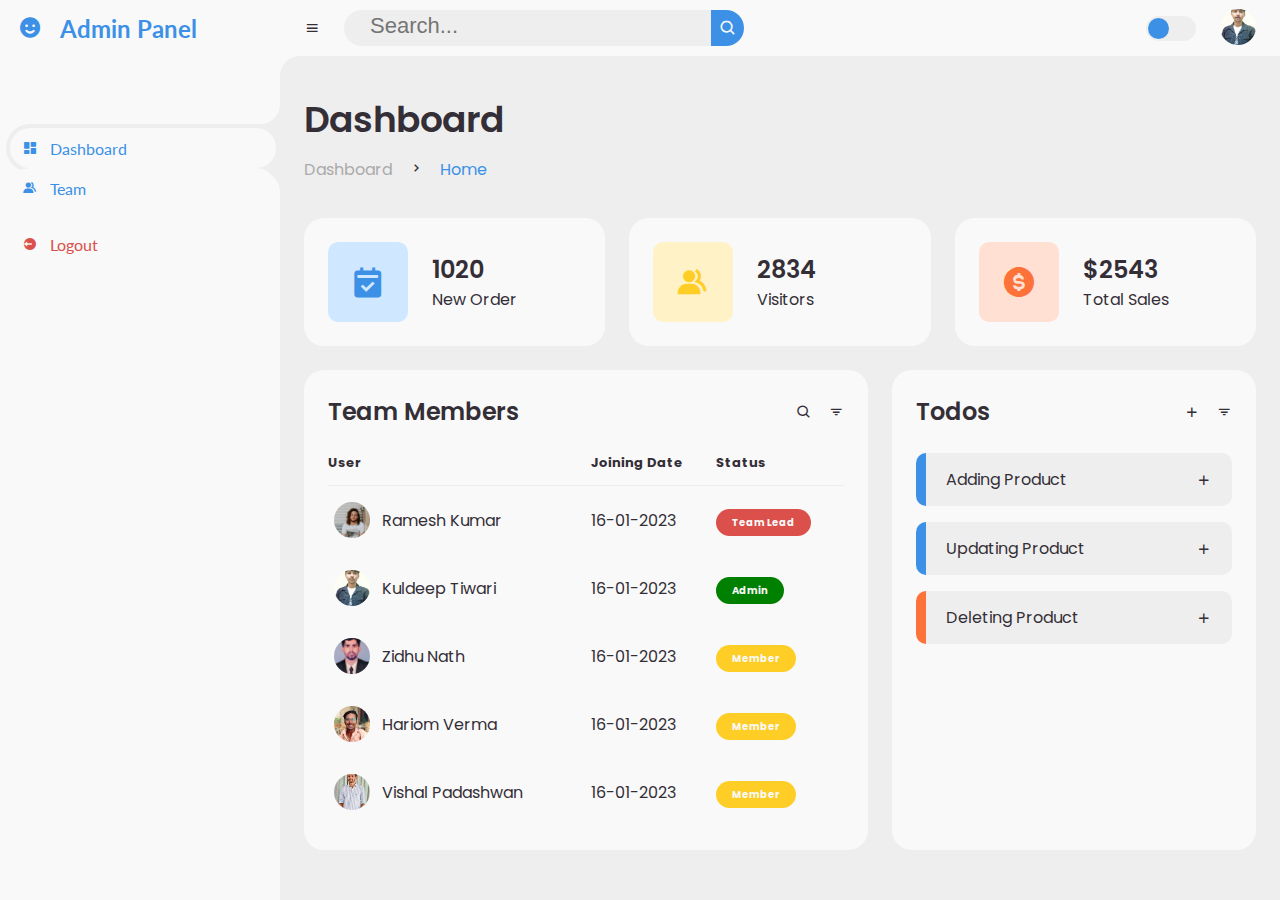
<file: admin_p.html>
<!DOCTYPE html>
<html lang="en">
<head>
	<meta charset="UTF-8">
	<meta name="viewport" content="width=device-width, initial-scale=1.0">

	<!-- Boxicons -->
	<link href='https://unpkg.com/boxicons@2.0.9/css/boxicons.min.css' rel='stylesheet'>
	<!-- My CSS -->
	<link rel="stylesheet" href="admin_p.css">

	<title>AdminHub</title>
</head>
<body>


	<!-- SIDEBAR -->
	<section id="sidebar">
		<a href="#" class="brand">
			<i class='bx bxs-smile'></i>
			<span class="text">Admin Panel</span>
		</a>
		<ul class="side-menu top">
			<li class="active">
				<a href="admin_p.html">
					<i class='bx bxs-dashboard' ></i>
					<span class="text">Dashboard</span>
				</a>
				<a href="#">
					<i class='bx bxs-group' ></i>
					<span class="text">Team</span>
				</a>
			</li>
		</ul>
		<ul class="side-menu">
			<li>
				<a href="sign_in.html" class="logout">
					<i class='bx bxs-log-out-circle' ></i>
					<span class="text">Logout</span>
				</a>
			</li>
		</ul>
	</section>
	<!-- SIDEBAR -->



	<!-- CONTENT -->
	<section id="content">
		<!-- NAVBAR -->
		<nav>
			<i class='bx bx-menu' ></i>
			<form action="#">
				<div class="form-input">
					<input type="search" placeholder="Search...">
					<button type="submit" class="search-btn"><i class='bx bx-search'></i></button>
				</div>
			</form>
			<input type="checkbox" id="switch-mode" hidden>
			<label for="switch-mode" class="switch-mode"></label>
			<a href="#" class="profile">
				<img src="img/Picsart_23-01-09_09-28-40-946.jpg">
			</a>
		</nav>
		<!-- NAVBAR -->

		<!-- MAIN -->
		<main>
			<div class="head-title">
				<div class="left">
					<h1 id="crud">Dashboard</h1>
					<ul class="breadcrumb">
						<li>
							<a href="#">Dashboard</a>
						</li>
						<li><i class='bx bx-chevron-right' ></i></li>
						<li>
							<a class="active" href="#" id="cr">Home</a>
						</li>
					</ul>
				</div>
			</div>
			<div id="container" class="child">
                <main>
                    <h2>Product Management
                    </h2>
                    <form id="form" method="post">
                             <div class="form-group">
                                <label for="fname">Created at:</label>
                                <br>
                                <input type="text" name="fname" id="created" placeholder="Created at" required>
                            </div>
                            <div class="form-group">
                                <label for="fname">Image:</label>
                                <br>
                                <input type="text" name="fname" id="image" placeholder="Image" required>
                            </div>
                            <div class="form-group">
                                <label for="fname">Name:</label>
                                <br>
                                <input type="text" name="fname" id="name" placeholder="Name" required>
                            </div>
                            <div class="form-group">
                                <label for="fname">Processor:</label>
                                <br>
                                <input type="text" name="lname" id="processor" placeholder="Processor" required>
                            </div>
                        <div class="form-group">
                            <label for="fname">Temp:</label>
                                <br>
                            <input type="text" name="email" id="temp" placeholder="Temp" required>
                        </div>
                        <div class="form-group">
                            <label for="fname">RAM:</label>
                                <br>
                            <input type="text" name="pwd" id="ram" placeholder="Ram" required>
                        </div>
                        <div class="form-group">
                            <label for="fname">Storage:</label>
                                <br>
                            <input type="text" name="pwd1" id="storage" placeholder="Storage" required>
                        </div>
                        <div class="form-group">
                            <label for="fname">Price:</label>
                                <br>
                            <input type="number" name="pwd1" id="price" placeholder="Price" required>
                        </div>
                        <div class="form-group">
                            <label for="fname">ID:</label>
                                <br>
                            <input type="number" name="pwd1" id="id" placeholder="ID" required>
                        </div>
                        <div class="form-group">
                            <label for="fname">Brand:</label>
                                <br>
                            <input type="text" name="pwd1" id="brand" placeholder="Brand" required>
                        </div>
                         
                        <div class="form-group">
                            <button type="submit">Add Product</button>
                        </div>
                    </form>
                </main>
            </div>
			<div id="container1" class="child">
				<h2>Product Management
				</h2>
				<form id="form1">
						 <div class="form-group">
							<label for="fname">ID:</label>
							<br>
							<input type="number" name="fname" id="ids" placeholder="Enter ID of Product" required>
						</div>    
					<div class="form-group">
						<button type="submit">Delete Product</button>
					</div>
				</form>
		</div>
		<div id="container2" class="child">
            <main>
                <h2>Updating Product</h2>
                <form id="form2">
                    <div class="form-group">
                        <label for="fname">ID of Product :</label>
                            <br>
                        <input type="number" name="pwd1" id="idu" placeholder="ID" required>
                    </div>
                         <div class="form-group">
                            <label for="fname">Created at:</label>
                            <br>
                            <input type="text" name="fname" id="createdu" placeholder="Created at">
                        </div>
                        <div class="form-group">
                            <label for="fname">Image:</label>
                            <br>
                            <input type="text" name="fname" id="imageu" placeholder="Image">
                        </div>
                        <div class="form-group">
                            <label for="fname">Name:</label>
                            <br>
                            <input type="text" name="fname" id="nameu" placeholder="Name">
                        </div>
                        <div class="form-group">
                            <label for="fname">Processor:</label>
                            <br>
                            <input type="text" name="lname" id="processoru" placeholder="Processor">
                        </div>
                    <div class="form-group">
                        <label for="fname">Temp:</label>
                            <br>
                        <input type="text" name="email" id="tempu" placeholder="Temp">
                    </div>
                    <div class="form-group">
                        <label for="fname">RAM:</label>
                            <br>
                        <input type="text" name="pwd" id="ramu" placeholder="Ram">
                    </div>
                    <div class="form-group">
                        <label for="fname">Storage:</label>
                            <br>
                        <input type="text" name="pwd1" id="storageu" placeholder="Storage">
                    </div>
                    <div class="form-group">
                        <label for="fname">Price:</label>
                            <br>
                        <input type="number" name="pwd1" id="priceu" placeholder="Price">
                    </div>
                    <div class="form-group">
                        <label for="fname">Brand:</label>
                            <br>
                        <input type="text" name="pwd1" id="brandu" placeholder="Brand">
                    </div>
                     
                    <div class="form-group">
                        <button type="submit">Update Product</button>
                    </div>
                </form>
            </main>
        </div>
<div id="todel">
			<ul class="box-info">
				<li>
					<i class='bx bxs-calendar-check' ></i>
					<span class="text">
						<h3>1020</h3>
						<p>New Order</p>
					</span>
				</li>
				<li>
					<i class='bx bxs-group' ></i>
					<span class="text">
						<h3>2834</h3>
						<p>Visitors</p>
					</span>
				</li>
				<li>
					<i class='bx bxs-dollar-circle' ></i>
					<span class="text">
						<h3>$2543</h3>
						<p>Total Sales</p>
					</span>
				</li>
			</ul>
			<div class="table-data">
				<div class="order">
					<div class="head">
						<h3>Team Members</h3>
						<i class='bx bx-search' ></i>
						<i class='bx bx-filter' ></i>
					</div>
					<table>
						<thead>
							<tr>
								<th>User</th>
								<th>Joining Date</th>
								<th>Status</th>
							</tr>
						</thead>
						<tbody>
							<tr>
								<td>
									<img src="img/people.png">
									<p>Ramesh Kumar</p>
								</td>
								<td>16-01-2023</td>
								<td><span class="status process">Team Lead</span></td>
							</tr>
							<tr>
								<td>
									<img src="img/Picsart_23-01-09_09-28-40-946.jpg">
									<p>Kuldeep Tiwari</p>
								</td>
								<td>16-01-2023</td>
								<td><span class="status completed">Admin</span></td>
							</tr>
							<tr>
								<td>
									<img src="img/WhatsApp Image 2023-01-21 at 18.27.54.jpeg">
									<p>Zidhu Nath</p>
								</td>
								<td>16-01-2023</td>
								<td><span class="status pending">Member</span></td>
							</tr>
							<tr>
								<td>
									<img src="img/WhatsApp Image 2023-01-21 at 21.16.55.jpeg">
									<p>Hariom Verma</p>
								</td>
								<td>16-01-2023</td>
								<td><span class="status pending">Member</span></td>
							</tr>
							<tr>
								<td>
									<img src="img/IMG_20230121_203030.jpg">
									<p>Vishal Padashwan</p>
								</td>
								<td>16-01-2023</td>
								<td><span class="status pending">Member</span></td>
							</tr>
						</tbody>
					</table>
				</div>
				<div class="todo">
					<div class="head">
						<h3>Todos</h3>
						<i class='bx bx-plus' ></i>
						<i class='bx bx-filter' ></i>
					</div>
					<ul class="todo-list">
						<li class="completed">
							<p>Adding Product</p>
							<i class='bx bx-plus' id="add"></i>
						</li>
						<li class="completed">
							<p>Updating Product</p>
							<i class='bx bx-plus' id="update"></i>
						</li>
						<li class="not-completed">
							<p>Deleting Product</p>
							<i class='bx bx-plus' id="del"></i>
						</li>
					</ul>
				</div>
			</div>
		</main>
		<!-- MAIN -->
	</div>
	</section>
	<!-- CONTENT -->
	

	<script src="admin.js"></script>
</body>
</html>
</file>
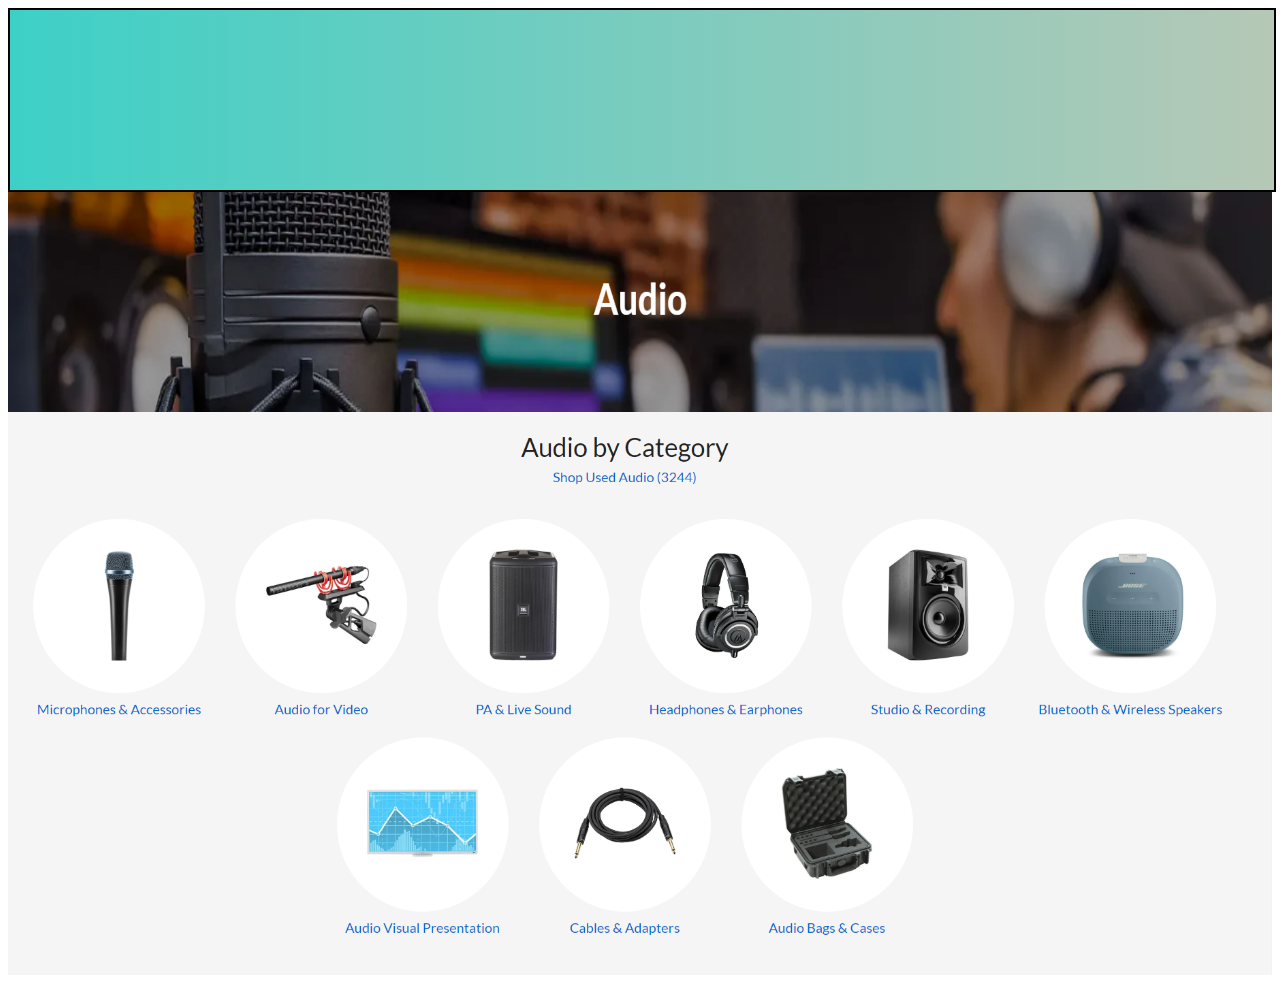
<file: mid_aud.html>
<!DOCTYPE html>
<html lang="en">
<head>
    <meta charset="UTF-8">
    <meta http-equiv="X-UA-Compatible" content="IE=edge">
    <meta name="viewport" content="width=device-width, initial-scale=1.0">
    <title>Audio</title>
    <link rel="stylesheet" href="./mid_photo.css">
    <link rel="icon" type="image/png" href="https://cdn-icons-png.flaticon.com/512/2904/2904780.png"/>
</head>
<body>
    <div class="mainhead">

    </div>
    <div class="photophoto">
        <img src="./pr_image/a1.png" alt="">
    </div>
    <!-- <h3 class="Photography">Photography by Category</h3> -->

    <!-- <div class="headted">
        <div class="tantan"><img src="https://www.adorama.com/images/cms/15616isoa7r4_98448.jpg" alt=""></div>
    </div> -->
    <div class="csscss">
        <a href="./productpage.html"><img src="./pr_image/a2.png" alt=""></a>
    </div>
</body>
</html>
</file>
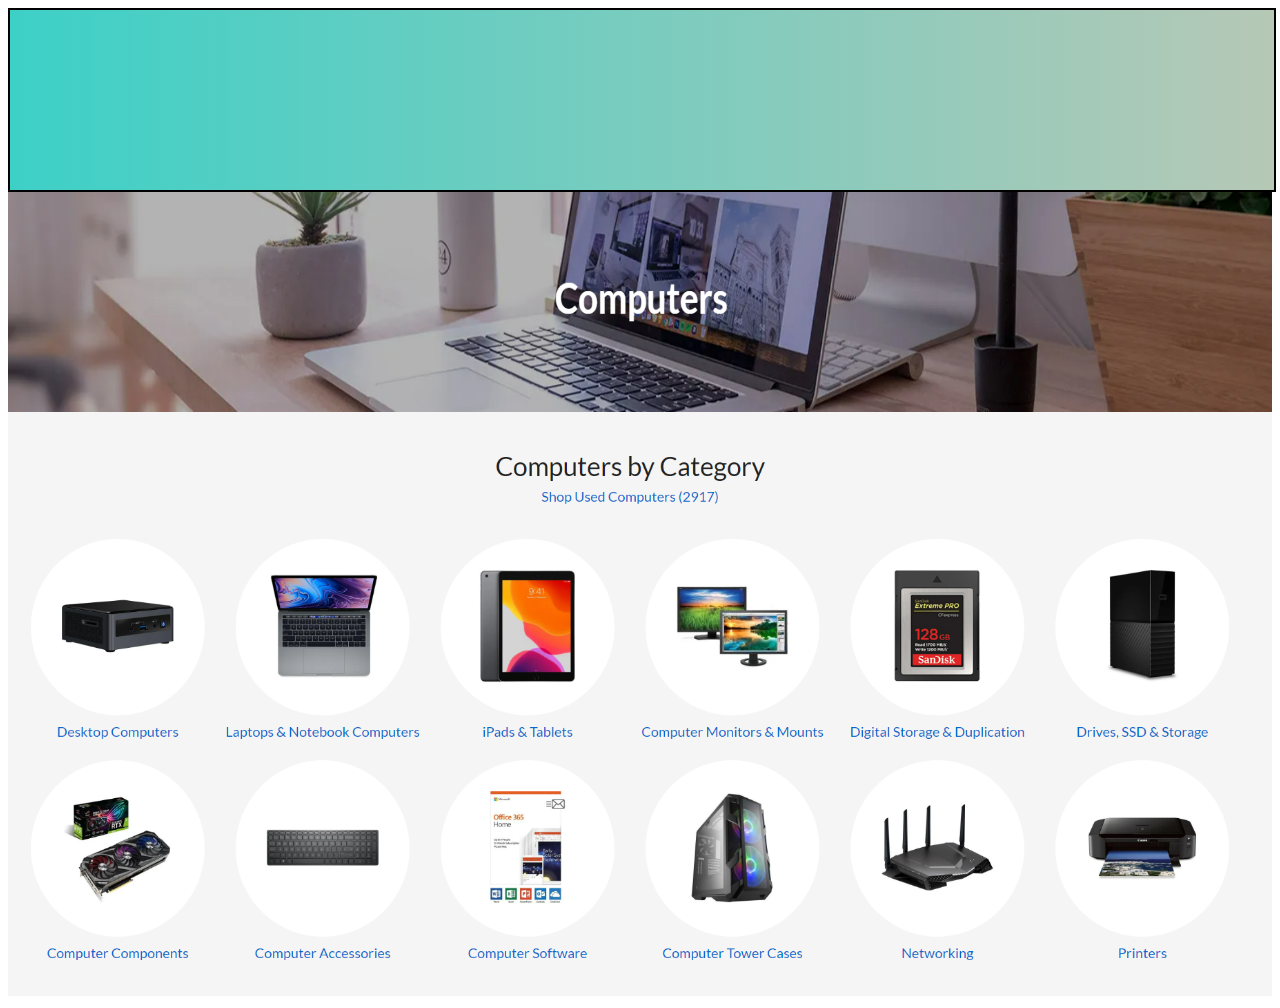
<file: mid_com.html>
<!DOCTYPE html>
<html lang="en">
<head>
    <meta charset="UTF-8">
    <meta http-equiv="X-UA-Compatible" content="IE=edge">
    <meta name="viewport" content="width=device-width, initial-scale=1.0">
    <title>Computer</title>
    <link rel="stylesheet" href="./mid_photo.css">
    <link rel="icon" type="image/png" href="https://cdn-icons-png.flaticon.com/512/1753/1753751.png"/>
</head>
<body>
    <div class="mainhead">

    </div>
    <div class="photophoto">
        <img src="./pr_image/c9.png" alt="">
    </div>
    <!-- <h3 class="Photography">Photography by Category</h3> -->

    <!-- <div class="headted">
        <div class="tantan"><img src="https://www.adorama.com/images/cms/15616isoa7r4_98448.jpg" alt=""></div>
    </div> -->
    <div class="csscss">
        <a href="./productpage.html"><img src="./pr_image/c10.png" alt=""></a>
    </div>
</body>
</html>
</file>
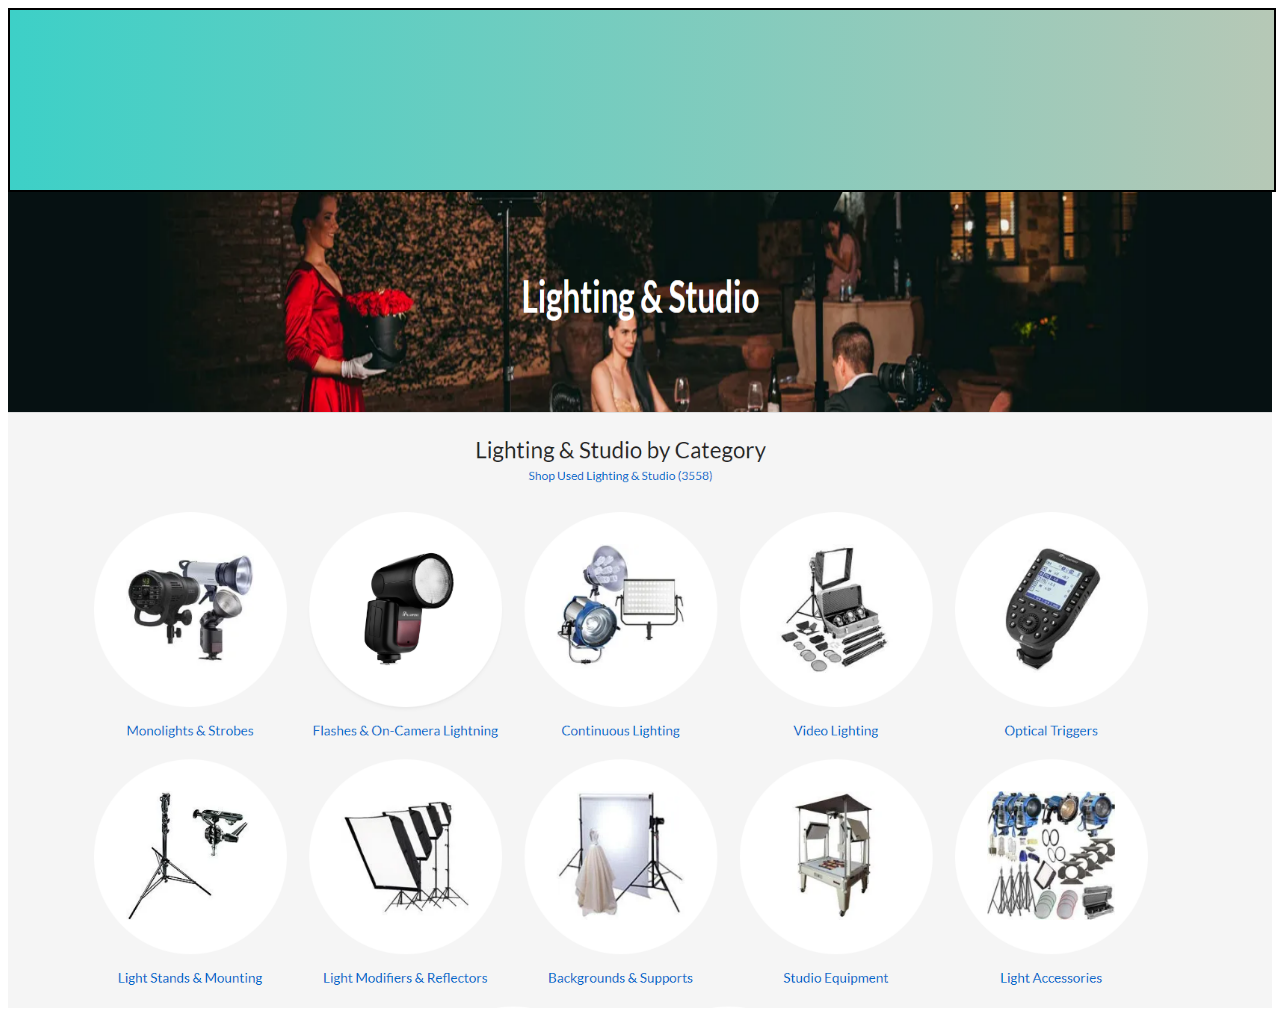
<file: mid_light_st.html>
<!DOCTYPE html>
<html lang="en">
<head>
    <meta charset="UTF-8">
    <meta http-equiv="X-UA-Compatible" content="IE=edge">
    <meta name="viewport" content="width=device-width, initial-scale=1.0">
    <title>Light & Studios</title>
    <link rel="stylesheet" href="./mid_photo.css">
    <link rel="icon" type="image/png" href="https://cdn-icons-png.flaticon.com/512/1229/1229540.png"/>
</head>
<body>
    <div class="mainhead">

    </div>
    <div class="photophoto">
        <img src="./pr_image/ls7.png" alt="">
    </div>
    <!-- <h3 class="Photography">Photography by Category</h3> -->

    <!-- <div class="headted">
        <div class="tantan"><img src="https://www.adorama.com/images/cms/15616isoa7r4_98448.jpg" alt=""></div>
    </div> -->
    <div class="csscss">
        <a href="./productpage.html"><img src="./pr_image/ls8.png" alt=""></a>
    </div>
</body>
</html>
</file>
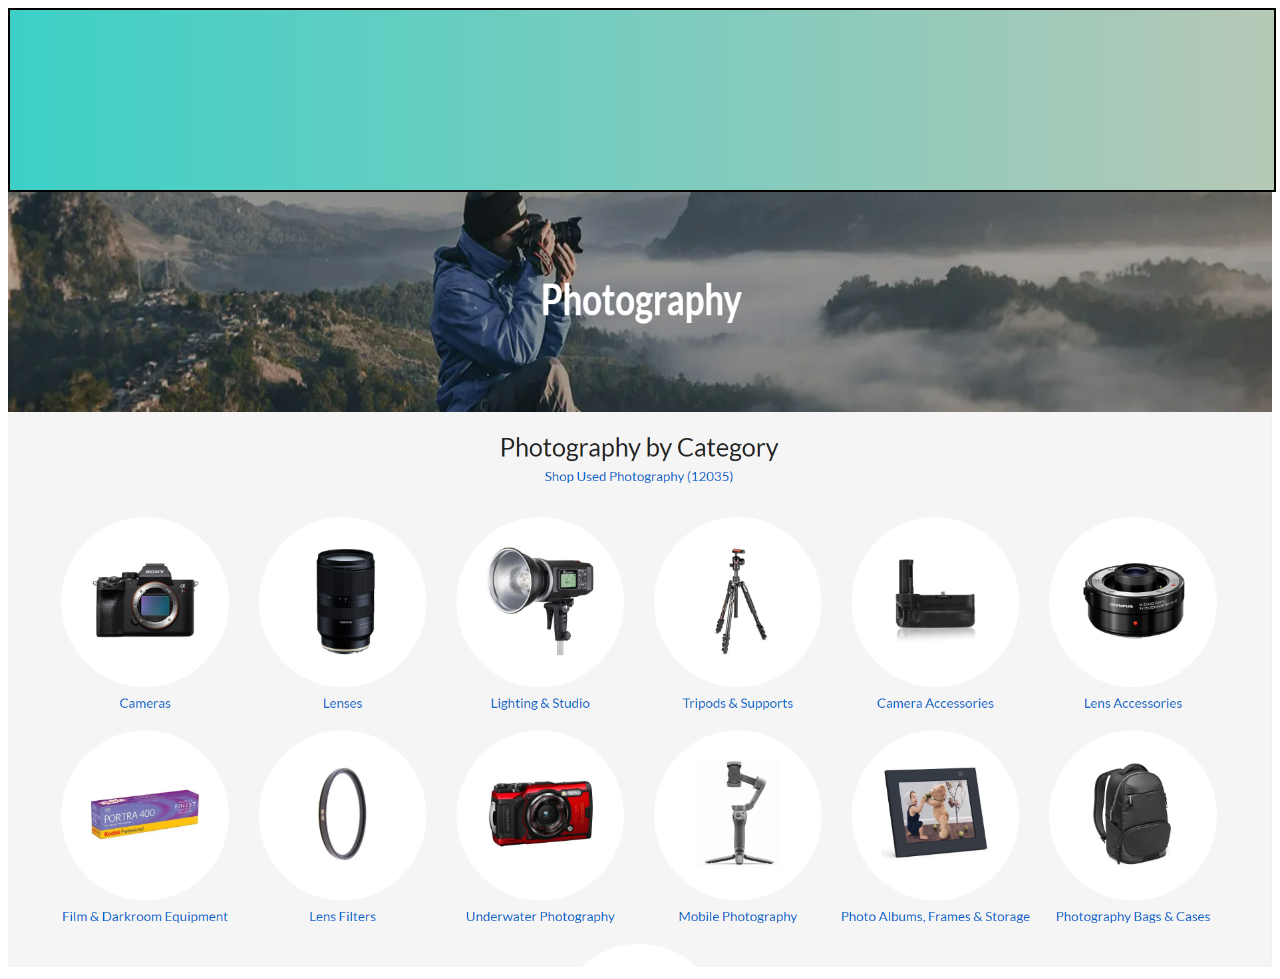
<file: mid_photo.html>
<!DOCTYPE html>
<html lang="en">
<head>
    <meta charset="UTF-8">
    <meta http-equiv="X-UA-Compatible" content="IE=edge">
    <meta name="viewport" content="width=device-width, initial-scale=1.0">
    <title>Photography</title>
    <link rel="stylesheet" href="./mid_photo.css">
    <link rel="icon" type="image/png" href="https://cdn-icons-png.flaticon.com/512/1042/1042390.png"/>
</head>
<body>
    <div class="mainhead">

    </div>
    <div class="photophoto">
        <img src="./pr_image/p5.png" alt="">
    </div>
    <!-- <h3 class="Photography">Photography by Category</h3> -->

    <!-- <div class="headted">
        <div class="tantan"><img src="https://www.adorama.com/images/cms/15616isoa7r4_98448.jpg" alt=""></div>
    </div> -->
    <div class="csscss">
        <a href="./productpage.html"><img src="./pr_image/p6.png" alt=""></a>
    </div>
</body>
</html>
</file>
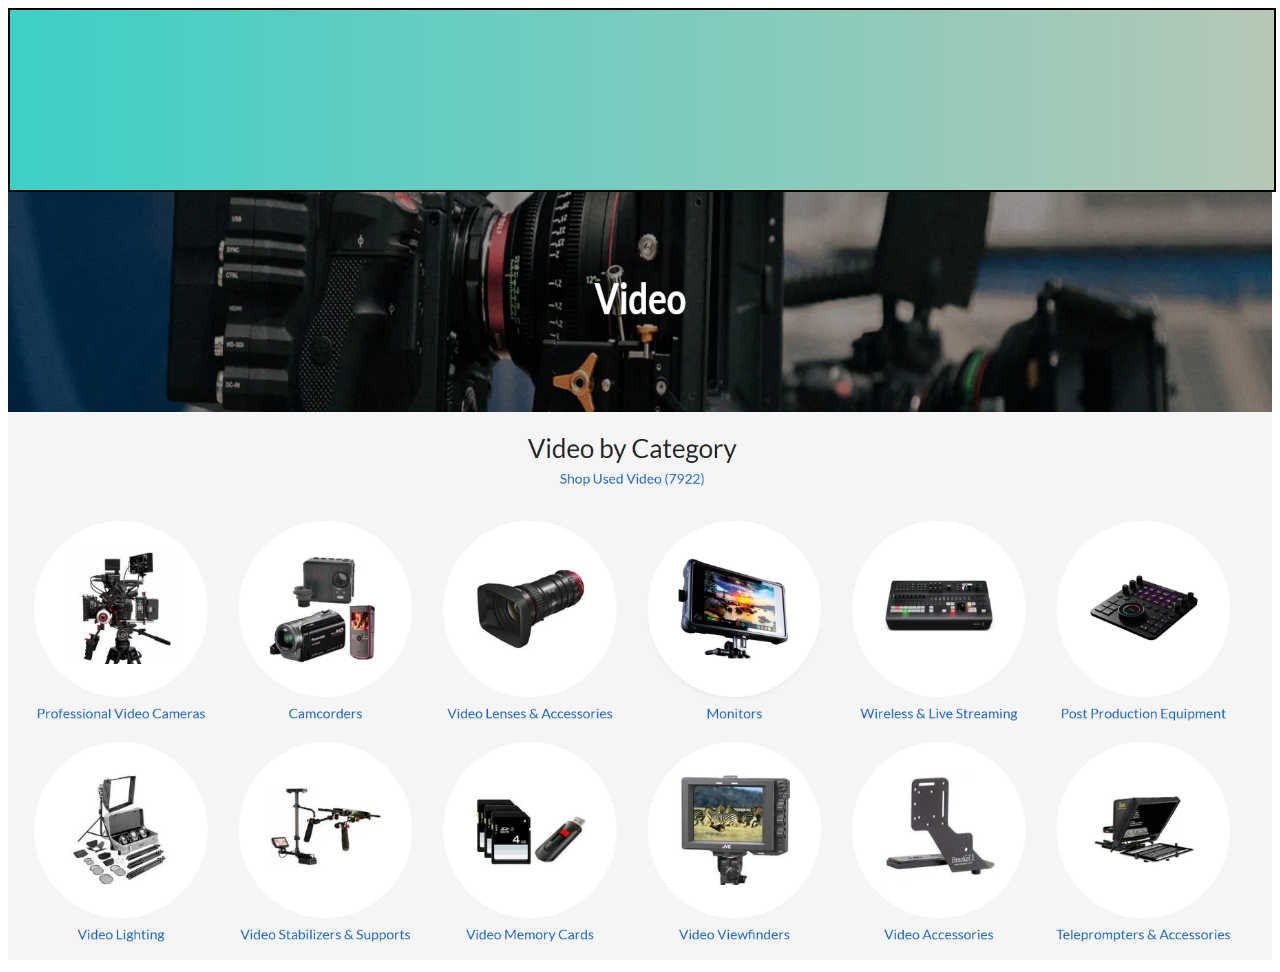
<file: mid_vid.html>
<!DOCTYPE html>
<html lang="en">
<head>
    <meta charset="UTF-8">
    <meta http-equiv="X-UA-Compatible" content="IE=edge">
    <meta name="viewport" content="width=device-width, initial-scale=1.0">
    <title>Video</title>
    <link rel="stylesheet" href="./mid_photo.css">
    <link rel="icon" type="image/png" href="https://cdn-icons-png.flaticon.com/512/1179/1179069.png"/>
</head>
<body>
    <div class="mainhead">

    </div>
    <div class="photophoto">
        <img src="./pr_image/v1.png" alt="">
    </div>
    <!-- <h3 class="Photography">Photography by Category</h3> -->

    <!-- <div class="headted">
        <div class="tantan"><img src="https://www.adorama.com/images/cms/15616isoa7r4_98448.jpg" alt=""></div>
    </div> -->
    <div class="csscss">
        <a href="./productpage.html"><img src="./pr_image/v2.png" alt=""></a>
    </div>
</body>
</html>
</file>
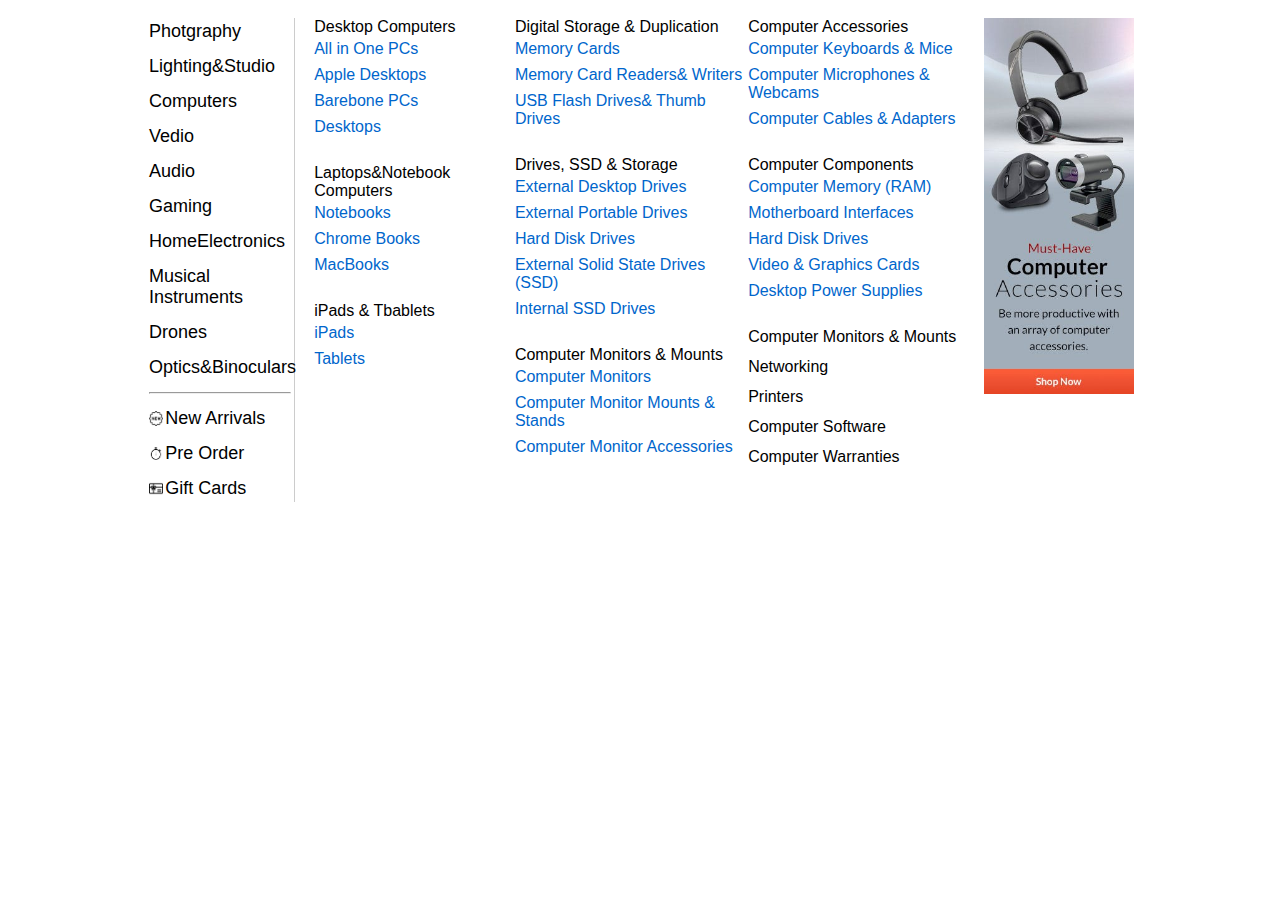
<file: productHover.html>
<!DOCTYPE html>
<html lang="en">

<head>
    <meta charset="UTF-8">
    <meta http-equiv="X-UA-Compatible" content="IE=edge">
    <meta name="viewport" content="width=device-width, initial-scale=1.0">
    <link rel="stylesheet" href="/productHover.css">
    <title>Document</title>
</head>

<body>


    <div id="product" class="product_Layout">
        <!-- product navigathion left part-->
        <div id="left_Nav" class="nav_LeftPart">

            <ul id="ulParent_left" class="listHeaderUl listleftHeader">
                <li><a href="">Photgraphy </a></li>
                <li><a href="">Lighting&Studio</a></li>
                <li><a href="">Computers</a></li>
                <li><a href="">Vedio</a></li>
                <li><a href="">Audio</a></li>
                <li><a href="">Gaming</a></li>
                <li><a href="">HomeElectronics</a></li>
                <li><a href="">Musical Instruments</a></li>
                <li><a href="">Drones</a></li>
                <li><a href="">Optics&Binoculars</a></li>
                <li>
                    <hr>
                </li>
                <li class="iconText li_bottom"><img src="./images/new.png" class="li_Image " alt=""><a href="" class="">New Arrivals</a>
                </li>
                <li class="iconText"><img src="./images/stopwatch-icon-7033 (1).png" class="li_Image " alt=""><a
                        href="" class="">Pre Order</a></li>
                <li class="iconText"><img src="./images/gift-card.png" class="li_Image  " alt=""><a href="" class="">Gift Cards</a>
                </li>
            </ul>

        </div>
        <!-- product navigathion right part-->
        <div id="right_Nav" class="product_rightNav">
            <div id="right_FirstSection">
                <ul class="listHeaderUl mlBtm">
                    <li><a href="" class="rightHead_a underline">Desktop Computers</a></li>
                    <li><a href="" class="underline anchortext">All in One PCs</a></li>
                    <li><a href="" class="underline anchortext">Apple Desktops</a></li>
                    <li><a href="" class="underline anchortext">Barebone PCs</a></li>
                    <li><a href="" class="underline anchortext">Desktops</a></li>
                </ul>


                <ul class="listHeaderUl mlBtm">
                    <li><a href="" class="rightHead_a underline">Laptops&Notebook Computers</a></li>
                    <li><a href="" class="underline anchortext">Notebooks</a></li>
                    <li><a href="" class="underline anchortext">Chrome Books</a></li>
                    <li><a href="" class="underline anchortext">MacBooks</a></li>

                </ul>

                <ul class="listHeaderUl mlBtm">
                    <li><a href="" class="rightHead_a underline">iPads & Tbablets</a></li>
                    <li><a href="" class="underline anchortext">iPads</a></li>
                    <li><a href="" class="underline anchortext">Tablets</a></li>
                </ul>
            </div>
            <div id="right_SecSection">
                <ul class="listHeaderUl mlBtm">
                    <li><a href="" class="rightHead_a underline">Digital Storage & Duplication</a></li>
                    <li><a href="" class="underline anchortext">Memory Cards</a></li>
                    <li><a href="" class="underline anchortext">Memory Card Readers& Writers</a></li>
                    <li><a href="" class="underline anchortext">USB Flash Drives& Thumb Drives</a></li>
                </ul>


                <ul class="listHeaderUl mlBtm">
                    <li><a href="" class="rightHead_a underline">Drives, SSD & Storage</a></li>
                    <li><a href="" class="underline anchortext">External Desktop Drives</a></li>
                    <li><a href="" class="underline anchortext">External Portable Drives</a></li>
                    <li><a href="" class="underline anchortext">Hard Disk Drives</a></li>
                    <li><a href="" class="underline anchortext">External Solid State Drives (SSD)</a></li>
                    <li><a href="" class="underline anchortext">Internal SSD Drives</a></li>
                </ul>


                <ul class="listHeaderUl mlBtm">
                    <li><a href="" class="rightHead_a underline ">Computer Monitors & Mounts</a></li>
                    <li><a href="" class="underline anchortext">Computer Monitors</a></li>
                    <li><a href="" class="underline anchortext">Computer Monitor Mounts & Stands</a></li>
                    <li><a href="" class="underline anchortext">Computer Monitor Accessories</a></li>
                </ul>
            </div>

            <div id="right_thirdSection">

                <ul class="listHeaderUl mlBtm">
                    <li><a href="" class="rightHead_a underline">Computer Accessories</a></li>
                    <li><a href="" class="underline anchortext">Computer Keyboards & Mice</a></li>
                    <li><a href="" class="underline anchortext">Computer Microphones & Webcams</a></li>
                    <li><a href="" class="underline anchortext">Computer Cables & Adapters</a></li>
                </ul>


                <ul class="listHeaderUl mlBtm">
                    <li><a href="" class="rightHead_a underline">Computer Components</a></li>
                    <li><a href="" class="underline anchortext">Computer Memory (RAM)</a></li>
                    <li><a href="" class="underline anchortext">Motherboard Interfaces</a></li>
                    <li><a href="" class="underline anchortext">Hard Disk Drives</a></li>
                    <li><a href="" class="underline anchortext">Video & Graphics Cards</a></li>
                    <li><a href="" class="underline anchortext">Desktop Power Supplies</a></li>
                </ul>

                <ul class="listHeaderUl">
                    <li><a href="" class="rightHead_a underline mlBtm12">Computer Monitors & Mounts</a></li>
                </ul>
                <ul class="listHeaderUl">
                    <li><a href="" class="rightHead_a underline mlBtm12">Networking</a></li>
                </ul>
                <ul class="listHeaderUl">
                    <li><a href="" class="rightHead_a underline mlBtm12">Printers</a></li>
                </ul>
                <ul class="listHeaderUl">
                    <li><a href="" class="rightHead_a underline mlBtm12">Computer Software</a></li>
                </ul>
                <ul class="listHeaderUl">
                    <li><a href="" class="rightHead_a underline mlBtm12">Computer Warranties</a></li>
                </ul>
            </div>
            <div>
                <img src="./images/Comp-Accessorize-Flyout.jpg" class="imgwidth" alt="">
            </div>

        </div>

    </div>
</body>

</html>
</file>
<file: admin_p.css>
@import url('https://fonts.googleapis.com/css2?family=Lato:wght@400;700&family=Poppins:wght@400;500;600;700&display=swap');

* {
	margin: 0;
	padding: 0;
	box-sizing: border-box;
}

a {
	text-decoration: none;
}

li {
	list-style: none;
}

:root {
	--poppins: 'Poppins', sans-serif;
	--lato: 'Lato', sans-serif;

	--light: #F9F9F9;
	--blue: #3C91E6;
	--light-blue: #CFE8FF;
	--grey: #eee;
	--dark-grey: #AAAAAA;
	--dark: #342E37;
	--red: #DB504A;
	--yellow: #FFCE26;
	--light-yellow: #FFF2C6;
	--orange: #FD7238;
	--light-orange: #FFE0D3;
}

html {
	overflow-x: hidden;
}

body.dark {
	--light: #0C0C1E;
	--grey: #060714;
	--dark: #FBFBFB;
}

body {
	background: var(--grey);
	overflow-x: hidden;
}





/* SIDEBAR */
#sidebar {
	position: fixed;
	top: 0;
	left: 0;
	width: 280px;
	height: 100%;
	background: var(--light);
	z-index: 2000;
	font-family: var(--lato);
	transition: .3s ease;
	overflow-x: hidden;
	scrollbar-width: none;
}
#sidebar::--webkit-scrollbar {
	display: none;
}
#sidebar.hide {
	width: 60px;
}
#sidebar .brand {
	font-size: 24px;
	font-weight: 700;
	height: 56px;
	display: flex;
	align-items: center;
	color: var(--blue);
	position: sticky;
	top: 0;
	left: 0;
	background: var(--light);
	z-index: 500;
	padding-bottom: 20px;
	box-sizing: content-box;
}
#sidebar .brand .bx {
	min-width: 60px;
	display: flex;
	justify-content: center;
}
#sidebar .side-menu {
	width: 100%;
	margin-top: 48px;
}
#sidebar .side-menu li {
	height: 48px;
	background: transparent;
	margin-left: 6px;
	border-radius: 48px 0 0 48px;
	padding: 4px;
}
#sidebar .side-menu li.active {
	background: var(--grey);
	position: relative;
}
#sidebar .side-menu li.active::before {
	content: '';
	position: absolute;
	width: 40px;
	height: 40px;
	border-radius: 50%;
	top: -40px;
	right: 0;
	box-shadow: 20px 20px 0 var(--grey);
	z-index: -1;
}
#sidebar .side-menu li.active::after {
	content: '';
	position: absolute;
	width: 40px;
	height: 40px;
	border-radius: 50%;
	bottom: -40px;
	right: 0;
	box-shadow: 20px -20px 0 var(--grey);
	z-index: -1;
}
#sidebar .side-menu li a {
	width: 100%;
	height: 100%;
	background: var(--light);
	display: flex;
	align-items: center;
	border-radius: 48px;
	font-size: 16px;
	color: var(--dark);
	white-space: nowrap;
	overflow-x: hidden;
}
#sidebar .side-menu.top li.active a {
	color: var(--blue);
}
#sidebar.hide .side-menu li a {
	width: calc(48px - (4px * 2));
	transition: width .3s ease;
}
#sidebar .side-menu li a.logout {
	color: var(--red);
}
#sidebar .side-menu.top li a:hover {
	color: var(--blue);
}
#sidebar .side-menu li a .bx {
	min-width: calc(60px  - ((4px + 6px) * 2));
	display: flex;
	justify-content: center;
}
/* SIDEBAR */
/* CONTENT */
#content {
	position: relative;
	width: calc(100% - 280px);
	left: 280px;
	transition: .3s ease;
}
#sidebar.hide ~ #content {
	width: calc(100% - 60px);
	left: 60px;
}
.form-input button{
	position: relative;
	bottom: 10px;
}
/* NAVBAR */
#content nav {
	height: 56px;
	background: var(--light);
	padding: 0 24px;
	display: flex;
	align-items: center;
	grid-gap: 24px;
	font-family: var(--lato);
	position: sticky;
	top: 0;
	left: 0;
	z-index: 1000;
}
#content nav::before {
	content: '';
	position: absolute;
	width: 40px;
	height: 40px;
	bottom: -40px;
	left: 0;
	border-radius: 50%;
	box-shadow: -20px -20px 0 var(--light);
}
#content nav a {
	color: var(--dark);
}
#content nav .bx.bx-menu {
	cursor: pointer;
	color: var(--dark);
}
#content nav .nav-link {
	font-size: 16px;
	transition: .3s ease;
}
#content nav .nav-link:hover {
	color: var(--blue);
}
#content nav form {
	max-width: 400px;
	width: 100%;
	margin-right: auto;
}
#content nav form .form-input {
	display: flex;
	align-items: center;
	height: 36px;
}
#content nav form .form-input input {
	flex-grow: 1;
	padding: 0 16px;
	height: 100%;
	border: none;
	background: var(--grey);
	border-radius: 36px 0 0 36px;
	outline: none;
	width: 100%;
	color: var(--dark);
}
#content nav form .form-input button {
	width: 36px;
	height: 100%;
	display: flex;
	justify-content: center;
	align-items: center;
	background: var(--blue);
	color: var(--light);
	font-size: 18px;
	border: none;
	outline: none;
	border-radius: 0 36px 36px 0;
	cursor: pointer;
}
#content nav .notification {
	font-size: 20px;
	position: relative;
}
#content nav .notification .num {
	position: absolute;
	top: -6px;
	right: -6px;
	width: 20px;
	height: 20px;
	border-radius: 50%;
	border: 2px solid var(--light);
	background: var(--red);
	color: var(--light);
	font-weight: 700;
	font-size: 12px;
	display: flex;
	justify-content: center;
	align-items: center;
}
#content nav .profile img {
	width: 36px;
	height: 36px;
	object-fit: cover;
	border-radius: 50%;
}
#content nav .switch-mode {
	display: block;
	min-width: 50px;
	height: 25px;
	border-radius: 25px;
	background: var(--grey);
	cursor: pointer;
	position: relative;
}
#content nav .switch-mode::before {
	content: '';
	position: absolute;
	top: 2px;
	left: 2px;
	bottom: 2px;
	width: calc(25px - 4px);
	background: var(--blue);
	border-radius: 50%;
	transition: all .3s ease;
}
#content nav #switch-mode:checked + .switch-mode::before {
	left: calc(100% - (25px - 4px) - 2px);
}
/* NAVBAR */





/* MAIN */
#content main {
	width: 100%;
	padding: 36px 24px;
	font-family: var(--poppins);
	max-height: calc(100vh - 56px);
	overflow-y: auto;
}
#content main .head-title {
	display: flex;
	align-items: center;
	justify-content: space-between;
	grid-gap: 16px;
	flex-wrap: wrap;
}
#content main .head-title .left h1 {
	font-size: 36px;
	font-weight: 600;
	margin-bottom: 10px;
	color: var(--dark);
}
#content main .head-title .left .breadcrumb {
	display: flex;
	align-items: center;
	grid-gap: 16px;
}
#content main .head-title .left .breadcrumb li {
	color: var(--dark);
}
#content main .head-title .left .breadcrumb li a {
	color: var(--dark-grey);
	pointer-events: none;
}
#content main .head-title .left .breadcrumb li a.active {
	color: var(--blue);
	pointer-events: unset;
}
#content main .head-title .btn-download {
	height: 36px;
	padding: 0 16px;
	border-radius: 36px;
	background: var(--blue);
	color: var(--light);
	display: flex;
	justify-content: center;
	align-items: center;
	grid-gap: 10px;
	font-weight: 500;
}




#content main .box-info {
	display: grid;
	grid-template-columns: repeat(auto-fit, minmax(240px, 1fr));
	grid-gap: 24px;
	margin-top: 36px;
}
#content main .box-info li {
	padding: 24px;
	background: var(--light);
	border-radius: 20px;
	display: flex;
	align-items: center;
	grid-gap: 24px;
}
#content main .box-info li .bx {
	width: 80px;
	height: 80px;
	border-radius: 10px;
	font-size: 36px;
	display: flex;
	justify-content: center;
	align-items: center;
}
#content main .box-info li:nth-child(1) .bx {
	background: var(--light-blue);
	color: var(--blue);
}
#content main .box-info li:nth-child(2) .bx {
	background: var(--light-yellow);
	color: var(--yellow);
}
#content main .box-info li:nth-child(3) .bx {
	background: var(--light-orange);
	color: var(--orange);
}
#content main .box-info li .text h3 {
	font-size: 24px;
	font-weight: 600;
	color: var(--dark);
}
#content main .box-info li .text p {
	color: var(--dark);	
}





#content main .table-data {
	display: flex;
	flex-wrap: wrap;
	grid-gap: 24px;
	margin-top: 24px;
	width: 100%;
	color: var(--dark);
}
#content main .table-data > div {
	border-radius: 20px;
	background: var(--light);
	padding: 24px;
	overflow-x: auto;
}
#content main .table-data .head {
	display: flex;
	align-items: center;
	grid-gap: 16px;
	margin-bottom: 24px;
}
#content main .table-data .head h3 {
	margin-right: auto;
	font-size: 24px;
	font-weight: 600;
}
#content main .table-data .head .bx {
	cursor: pointer;
}

#content main .table-data .order {
	flex-grow: 1;
	flex-basis: 500px;
}
#content main .table-data .order table {
	width: 100%;
	border-collapse: collapse;
}
#content main .table-data .order table th {
	padding-bottom: 12px;
	font-size: 13px;
	text-align: left;
	border-bottom: 1px solid var(--grey);
}
#content main .table-data .order table td {
	padding: 16px 0;
}
#content main .table-data .order table tr td:first-child {
	display: flex;
	align-items: center;
	grid-gap: 12px;
	padding-left: 6px;
}
#content main .table-data .order table td img {
	width: 36px;
	height: 36px;
	border-radius: 50%;
	object-fit: cover;
}
#content main .table-data .order table tbody tr:hover {
	background: var(--grey);
}
#content main .table-data .order table tr td .status {
	font-size: 10px;
	padding: 6px 16px;
	color: var(--light);
	border-radius: 20px;
	font-weight: 700;
}
#content main .table-data .order table tr td .status.completed {
	background: green;
}
#content main .table-data .order table tr td .status.process {
	background: var(--red);
}
#content main .table-data .order table tr td .status.pending {
	background: var(--yellow);
}


#content main .table-data .todo {
	flex-grow: 1;
	flex-basis: 300px;
}
#content main .table-data .todo .todo-list {
	width: 100%;
}
#content main .table-data .todo .todo-list li {
	width: 100%;
	margin-bottom: 16px;
	background: var(--grey);
	border-radius: 10px;
	padding: 14px 20px;
	display: flex;
	justify-content: space-between;
	align-items: center;
}
#content main .table-data .todo .todo-list li .bx {
	cursor: pointer;
}
#content main .table-data .todo .todo-list li.completed {
	border-left: 10px solid var(--blue);
}
#content main .table-data .todo .todo-list li.not-completed {
	border-left: 10px solid var(--orange);
}
#content main .table-data .todo .todo-list li:last-child {
	margin-bottom: 0;
}
/* MAIN */
/* CONTENT */









@media screen and (max-width: 768px) {
	#sidebar {
		width: 200px;
	}

	#content {
		width: calc(100% - 60px);
		left: 200px;
	}

	#content nav .nav-link {
		display: none;
	}
}






@media screen and (max-width: 576px) {
	#content nav form .form-input input {
		display: none;
	}

	#content nav form .form-input button {
		width: auto;
		height: auto;
		background: transparent;
		border-radius: none;
		color: var(--dark);
	}

	#content nav form.show .form-input input {
		display: block;
		width: 100%;
	}
	#content nav form.show .form-input button {
		width: 36px;
		height: 100%;
		border-radius: 0 36px 36px 0;
		color: var(--light);
		background: var(--red);
	}

	#content nav form.show ~ .notification,
	#content nav form.show ~ .profile {
		display: none;
	}

	#content main .box-info {
		grid-template-columns: 1fr;
	}

	#content main .table-data .head {
		min-width: 420px;
	}
	#content main .table-data .order table {
		min-width: 420px;
	}
	#content main .table-data .todo .todo-list {
		min-width: 420px;
	}
}
#container, #container1,#container2{
	display: none;
    margin: 50px;
    background-color:white;
    padding: 40px;
	font-size: 30px;
    line-height: 44px;
    border-top-right-radius: 12px;
    border-bottom-right-radius: 12px;
    margin-left: 0px;
    /* box-shadow: rgba(0, 0, 0, 0.17) 0px -23px 25px 0px inset, rgba(0, 0, 0, 0.15) 0px -36px 30px 0px inset, rgba(0, 0, 0, 0.1) 0px -79px 40px 0px inset, rgba(0, 0, 0, 0.06) 0px 2px 1px, rgba(0, 0, 0, 0.09) 0px 4px 2px, rgba(0, 0, 0, 0.09) 0px 8px 4px, rgba(0, 0, 0, 0.09) 0px 16px 8px, rgba(0, 0, 0, 0.09) 0px 32px 16px; */
}
#welcome3{
	display: none;
}
.form-group{
    font-size: 24px;
}
#flname .form-group:nth-child(2){
    padding-inline: 20px;
}
#flname input{
    width: 200px;
    height: 40px;
    border-radius: 5px;
}
.form-group input{
    width: 420px;
    height: 40px;
    border-radius: 5px;
}
::placeholder{
    font-size: 22px;
    padding-left: 10px;
}
button{
    font-size: 28px;
    width: 420px;
    padding-top: 5px;
    padding-bottom: 5px;
    font-weight: 900;
    border-radius: 5px;
    background: linear-gradient(180deg,#fc5d37 0%,#ed5132 49%,#e64525);
    color: white;
    border: none;
	margin-top: 20px;
}
.form-group:nth-child(1){
	margin-top: 40px;
}
button:hover{
	cursor: pointer;
}
</file>
<file: mid_photo.css>
.mainhead {
    width: 100%;
    height: 180px;
    border: 2px solid black;
    background-image: linear-gradient( to left, rgb(182, 200, 182) ,rgb(61, 208, 199));
}
.photophoto{
    width: 100%;
    height: 220px;
}
.photophoto img{
    width: 100%;
    height: 100%;
}
.Photography{
    text-align: center;
    font-weight: 500;
    font-size: 39px;
}
.tantan{
    width: 20%;
}
.tantan image{
    border-radius: 50%;
    width: 100%;
}
.headted{
    background-color: aquamarine;
}
.csscss{
    width: 100%;
    margin: auto;
}
.csscss img{
    width: 100%;
}
.csscss img:hover{
    cursor: pointer;
}
</file>
<file: productHover.css>
@import url("https://fonts.googleapis.com/css2?family=Karla:ital,wght@1,300&family=Lilita+One&family=Nunito:wght@200&family=Rubik+Puddles&display=swap%27);");

*{
    margin: 0%;
    padding: 0%;
}
body{
    font-family: 'Nunito', sans-serif;
}
.imgwidth{
    width: 100%;
}
.mlBtm{
    margin-bottom: 24px;
}
.mlBtm12{
    margin-bottom: 12px;
}
.li_Image{
    width: 10%;
    margin-right: 2px;
}
.iconText{
    display: flex;
    flex-direction: row;
    align-items: center;
}
.underline:hover{
    text-decoration: underline;
}
.product_Layout{
    margin: auto;
    width: 80%;
    padding: 18px;
    box-sizing: border-box;
    display: flex;  
}
/* product navigathion left part--> */
.nav_LeftPart{
    width: 15%;
}
.listHeaderUl{
    width: 100%;
    list-style-type: none;
    
}

.listleftHeader{
    border-right:1px solid #ccc;
}
#ulParent_left>li{
    margin-bottom: 8px;
    font-size: 18px;
    padding: 3px;
    box-sizing: border-box;
    text-decoration: none;
    
}
#ulParent_left>li>a{
    font-family: sans-serif;
    font-weight: 200;
    display: block;
    text-decoration: none;
    color: black;
    width: 100%;
}

#ulParent_left>li>a:hover{
    background: rgba(0,66,133,1);
    text-decoration: underline  ;
    color:white;
}
#ulParent_leftli_bottom:hover{
    color:  #06c;
    background-color: white;
}

/* product navigathion right part--> */
.product_rightNav{
    width: 85%;
    display: flex;
    flex-direction: row;
    justify-content: space-between;
    padding-left: 20px;
    box-sizing: border-box;
}
#right_Nav>div:nth-child(4){
    width: 20%;
}
.rightHead_a{
    font-family: sans-serif;
    font-style: normal;
    font-weight: 200;
    display: block;
    text-decoration: none;
    color: black;
    width: 100%;
}

.anchortext{
    font-family: sans-serif;
    font-style: normal;
    font-weight: 200;
    text-decoration: none;
    color:  #06c;
    padding: 4px 0;
    width: 100%;
    height: 100%;
    display: block;

}
</file>
